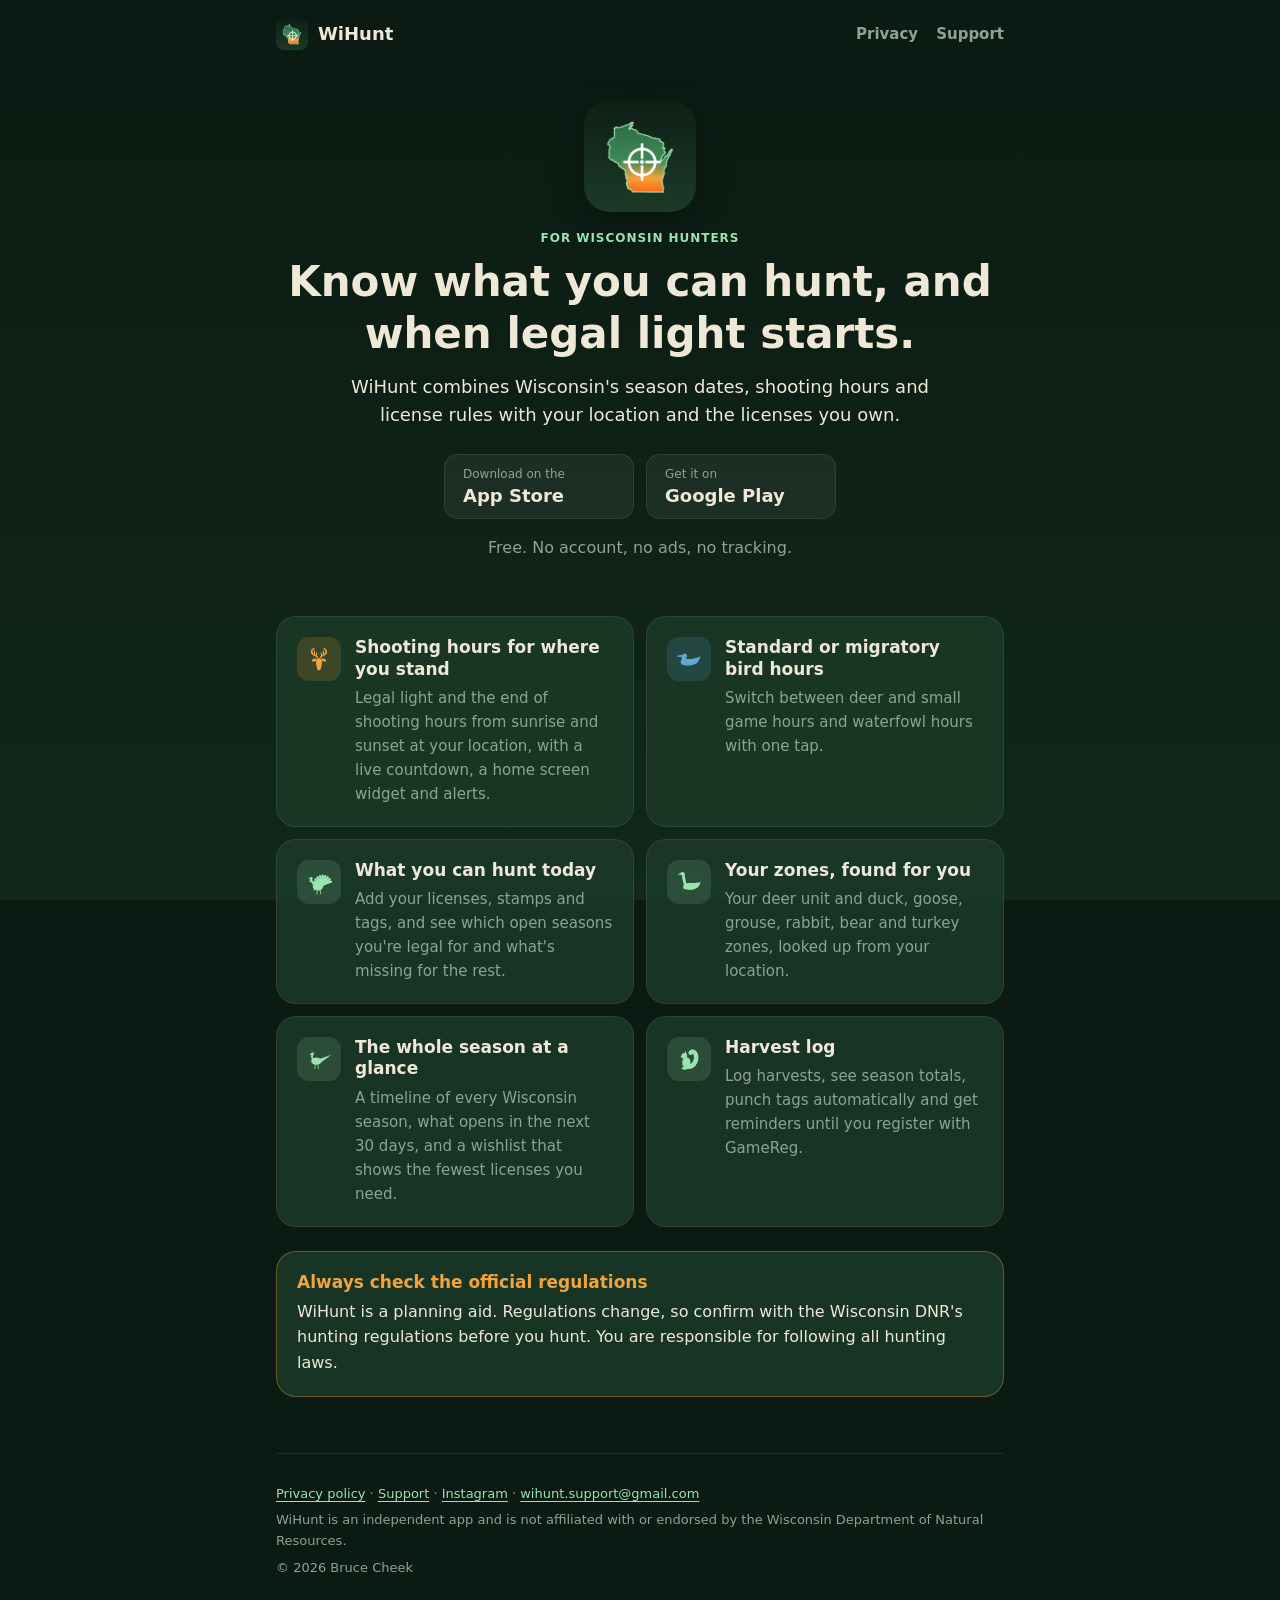
<file: index.html>
<!doctype html>
<html lang="en">
<head>
  <meta charset="utf-8">
  <meta name="viewport" content="width=device-width, initial-scale=1">
  <title>WiHunt — Wisconsin hunting companion</title>
  <meta name="description" content="Legal shooting hours, seasons and what your licenses let you hunt today — built for Wisconsin hunters. Free, no account, no ads.">
  <meta name="theme-color" content="#0b1a12">
  <meta name="apple-itunes-app" content="app-id=6824698880">
  <link rel="canonical" href="https://bcheek.github.io/wihunt-site/">
  <meta property="og:type" content="website">
  <meta property="og:site_name" content="WiHunt">
  <meta property="og:title" content="WiHunt — Wisconsin hunting companion">
  <meta property="og:description" content="Legal shooting hours, seasons and what your licenses let you hunt today — built for Wisconsin hunters. Free, no account, no ads.">
  <meta property="og:url" content="https://bcheek.github.io/wihunt-site/">
  <meta property="og:image" content="https://bcheek.github.io/wihunt-site/assets/icon-512.png">
  <meta name="twitter:card" content="summary">
  <link rel="icon" href="assets/favicon.png">
  <link rel="apple-touch-icon" href="assets/apple-touch-icon.png">
  <link rel="stylesheet" href="style.css">
  <script type="application/ld+json">
  {
    "@context": "https://schema.org",
    "@type": "MobileApplication",
    "name": "WiHunt: Wisconsin Hunting",
    "description": "Legal shooting hours, seasons and what your licenses let you hunt today — built for Wisconsin hunters.",
    "operatingSystem": "iOS 18.0 or later, Android 8.0 or later",
    "applicationCategory": "LifestyleApplication",
    "url": "https://bcheek.github.io/wihunt-site/",
    "downloadUrl": ["https://apps.apple.com/us/app/wihunt-wisconsin-hunting/id6824698880", "https://play.google.com/store/apps/details?id=com.brucecheek.wihunt"],
    "image": "https://bcheek.github.io/wihunt-site/assets/icon-512.png",
    "author": {"@type": "Person", "name": "Bruce Cheek"},
    "sameAs": ["https://www.instagram.com/wihunt.app/"],
    "offers": {"@type": "Offer", "price": "0", "priceCurrency": "USD"}
  }
  </script>
</head>
<body>
  <div class="wrap">
    <header class="site">
      <a class="brand" href="./"><img src="assets/favicon.png" alt="">WiHunt</a>
      <nav><a href="privacy.html">Privacy</a><a href="support.html">Support</a></nav>
    </header>

    <main>
      <section class="hero">
        <img class="icon" src="assets/icon-512.png" alt="WiHunt app icon">
        <p class="eyebrow">For Wisconsin hunters</p>
        <h1>Know what you can hunt, and when legal light starts.</h1>
        <p class="lead">WiHunt combines Wisconsin's season dates, shooting hours and license rules with your location and the licenses you own.</p>
        <div class="stores">
          <!-- Swap the App Store button for Apple's official badge artwork when convenient (Apple's marketing guidelines). -->
          <a class="store" href="https://apps.apple.com/us/app/wihunt-wisconsin-hunting/id6824698880"><small>Download on the</small><strong>App Store</strong></a>
          <a class="store" href="https://play.google.com/store/apps/details?id=com.brucecheek.wihunt"><small>Get it on</small><strong>Google Play</strong></a>
        </div>
        <p class="muted">Free. No account, no ads, no tracking.</p>
      </section>

      <section class="features" aria-label="Features">
        <div class="card feature">
          <span class="glyph g-deer g-dawn" aria-hidden="true"></span>
          <div>
            <h3>Shooting hours for where you stand</h3>
            <p>Legal light and the end of shooting hours from sunrise and sunset at your location, with a live countdown, a home screen widget and alerts.</p>
          </div>
        </div>
        <div class="card feature">
          <span class="glyph g-duck g-water" aria-hidden="true"></span>
          <div>
            <h3>Standard or migratory bird hours</h3>
            <p>Switch between deer and small game hours and waterfowl hours with one tap.</p>
          </div>
        </div>
        <div class="card feature">
          <span class="glyph g-turkey" aria-hidden="true"></span>
          <div>
            <h3>What you can hunt today</h3>
            <p>Add your licenses, stamps and tags, and see which open seasons you're legal for and what's missing for the rest.</p>
          </div>
        </div>
        <div class="card feature">
          <span class="glyph g-goose" aria-hidden="true"></span>
          <div>
            <h3>Your zones, found for you</h3>
            <p>Your deer unit and duck, goose, grouse, rabbit, bear and turkey zones, looked up from your location.</p>
          </div>
        </div>
        <div class="card feature">
          <span class="glyph g-pheasant" aria-hidden="true"></span>
          <div>
            <h3>The whole season at a glance</h3>
            <p>A timeline of every Wisconsin season, what opens in the next 30 days, and a wishlist that shows the fewest licenses you need.</p>
          </div>
        </div>
        <div class="card feature">
          <span class="glyph g-squirrel" aria-hidden="true"></span>
          <div>
            <h3>Harvest log</h3>
            <p>Log harvests, see season totals, punch tags automatically and get reminders until you register with GameReg.</p>
          </div>
        </div>
      </section>

      <section class="card notice">
        <h3>Always check the official regulations</h3>
        <p>WiHunt is a planning aid. Regulations change, so confirm with the Wisconsin DNR's hunting regulations before you hunt. You are responsible for following all hunting laws.</p>
      </section>
    </main>

    <footer class="site">
      <p><a href="privacy.html">Privacy policy</a> · <a href="support.html">Support</a> · <a href="https://www.instagram.com/wihunt.app/">Instagram</a> · <a href="mailto:wihunt.support@gmail.com">wihunt.support@gmail.com</a></p>
      <p>WiHunt is an independent app and is not affiliated with or endorsed by the Wisconsin Department of Natural Resources.</p>
      <p>© 2026 Bruce Cheek</p>
    </footer>
  </div>
</body>
</html>
</file>
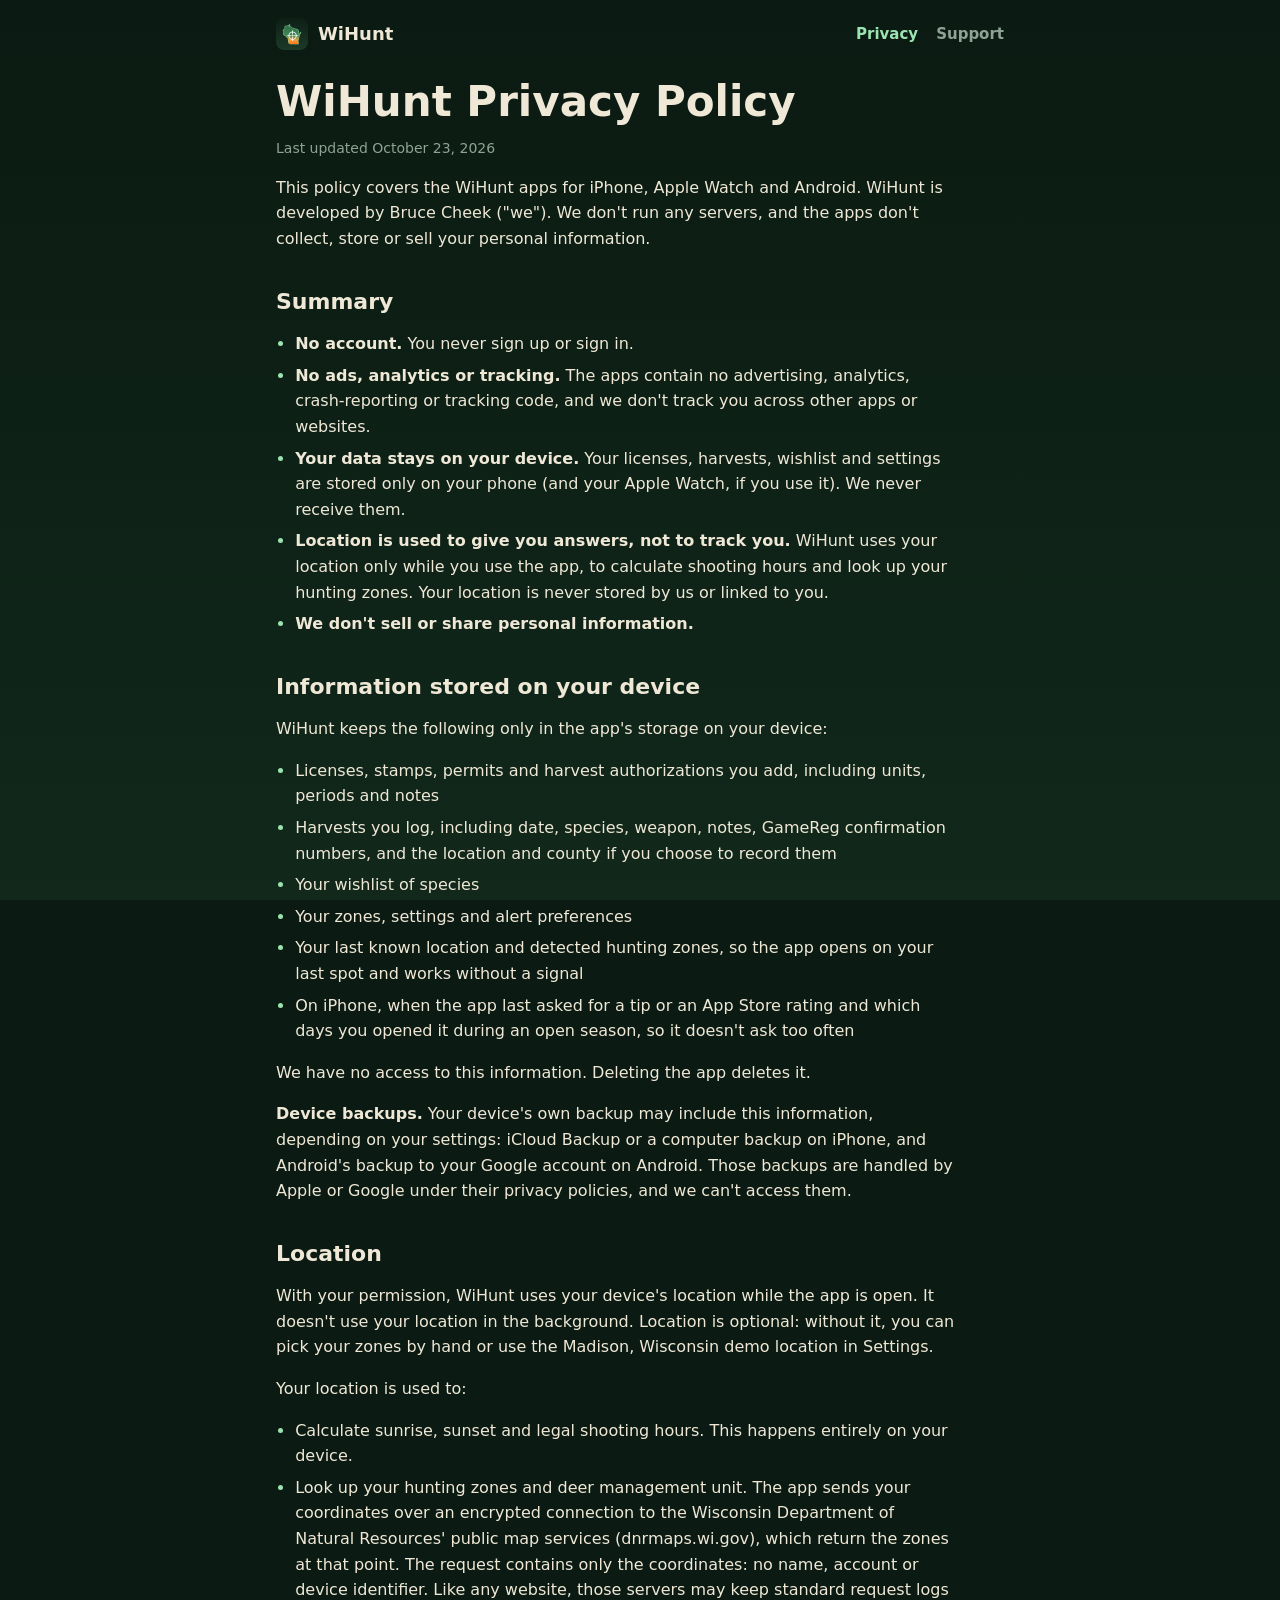
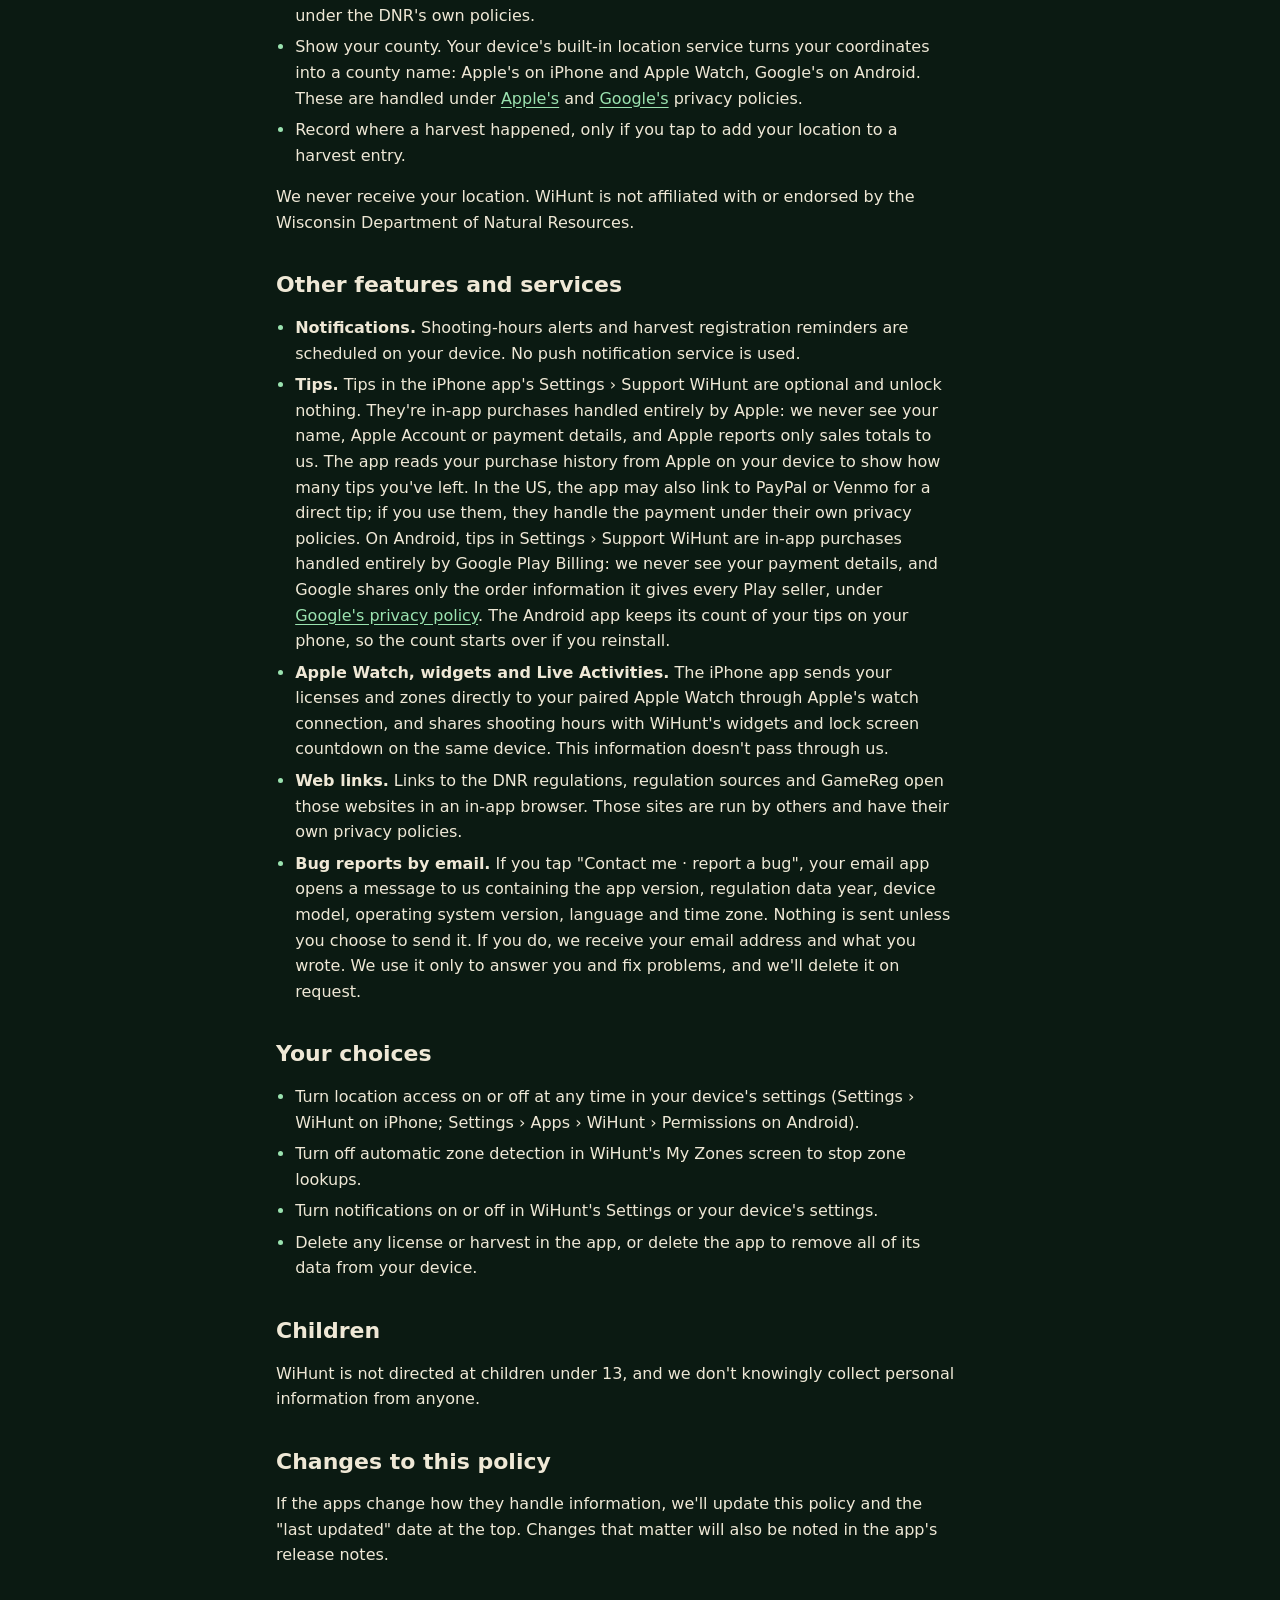
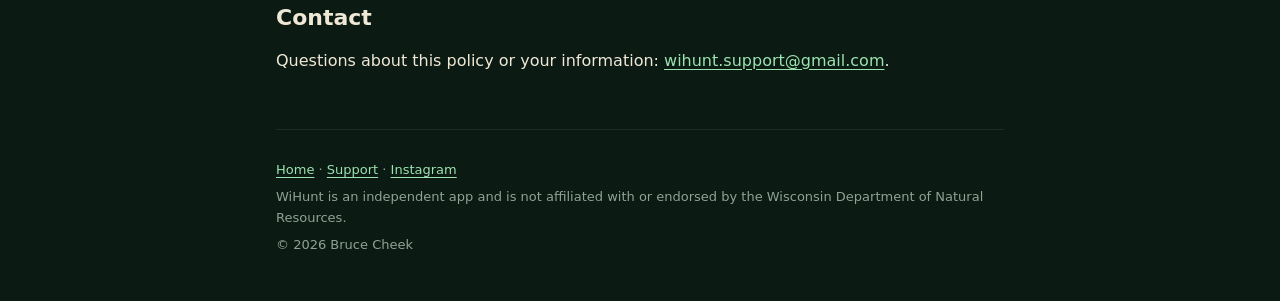
<file: privacy.html>
<!doctype html>
<html lang="en">
<head>
  <meta charset="utf-8">
  <meta name="viewport" content="width=device-width, initial-scale=1">
  <title>Privacy Policy — WiHunt</title>
  <meta name="description" content="How the WiHunt apps for iPhone, Apple Watch and Android handle your information.">
  <meta name="theme-color" content="#0b1a12">
  <link rel="canonical" href="https://bcheek.github.io/wihunt-site/privacy.html">
  <link rel="icon" href="assets/favicon.png">
  <link rel="apple-touch-icon" href="assets/apple-touch-icon.png">
  <link rel="stylesheet" href="style.css">
</head>
<body>
  <div class="wrap">
    <header class="site">
      <a class="brand" href="./"><img src="assets/favicon.png" alt="">WiHunt</a>
      <nav><a href="privacy.html" aria-current="page">Privacy</a><a href="support.html">Support</a></nav>
    </header>

    <main class="prose">
      <h1>WiHunt Privacy Policy</h1>
      <p class="updated">Last updated October 23, 2026</p>

      <p>This policy covers the WiHunt apps for iPhone, Apple Watch and Android. WiHunt is developed by Bruce Cheek ("we"). We don't run any servers, and the apps don't collect, store or sell your personal information.</p>

      <h2>Summary</h2>
      <ul>
        <li><strong>No account.</strong> You never sign up or sign in.</li>
        <li><strong>No ads, analytics or tracking.</strong> The apps contain no advertising, analytics, crash-reporting or tracking code, and we don't track you across other apps or websites.</li>
        <li><strong>Your data stays on your device.</strong> Your licenses, harvests, wishlist and settings are stored only on your phone (and your Apple Watch, if you use it). We never receive them.</li>
        <li><strong>Location is used to give you answers, not to track you.</strong> WiHunt uses your location only while you use the app, to calculate shooting hours and look up your hunting zones. Your location is never stored by us or linked to you.</li>
        <li><strong>We don't sell or share personal information.</strong></li>
      </ul>

      <h2>Information stored on your device</h2>
      <p>WiHunt keeps the following only in the app's storage on your device:</p>
      <ul>
        <li>Licenses, stamps, permits and harvest authorizations you add, including units, periods and notes</li>
        <li>Harvests you log, including date, species, weapon, notes, GameReg confirmation numbers, and the location and county if you choose to record them</li>
        <li>Your wishlist of species</li>
        <li>Your zones, settings and alert preferences</li>
        <li>Your last known location and detected hunting zones, so the app opens on your last spot and works without a signal</li>
        <li>On iPhone, when the app last asked for a tip or an App Store rating and which days you opened it during an open season, so it doesn't ask too often</li>
      </ul>
      <p>We have no access to this information. Deleting the app deletes it.</p>
      <p><strong>Device backups.</strong> Your device's own backup may include this information, depending on your settings: iCloud Backup or a computer backup on iPhone, and Android's backup to your Google account on Android. Those backups are handled by Apple or Google under their privacy policies, and we can't access them.</p>

      <h2>Location</h2>
      <p>With your permission, WiHunt uses your device's location while the app is open. It doesn't use your location in the background. Location is optional: without it, you can pick your zones by hand or use the Madison, Wisconsin demo location in Settings.</p>
      <p>Your location is used to:</p>
      <ul>
        <li>Calculate sunrise, sunset and legal shooting hours. This happens entirely on your device.</li>
        <li>Look up your hunting zones and deer management unit. The app sends your coordinates over an encrypted connection to the Wisconsin Department of Natural Resources' public map services (dnrmaps.wi.gov), which return the zones at that point. The request contains only the coordinates: no name, account or device identifier. Like any website, those servers may keep standard request logs under the DNR's own policies.</li>
        <li>Show your county. Your device's built-in location service turns your coordinates into a county name: Apple's on iPhone and Apple Watch, Google's on Android. These are handled under <a href="https://www.apple.com/legal/privacy/">Apple's</a> and <a href="https://policies.google.com/privacy">Google's</a> privacy policies.</li>
        <li>Record where a harvest happened, only if you tap to add your location to a harvest entry.</li>
      </ul>
      <p>We never receive your location. WiHunt is not affiliated with or endorsed by the Wisconsin Department of Natural Resources.</p>

      <h2>Other features and services</h2>
      <ul>
        <li><strong>Notifications.</strong> Shooting-hours alerts and harvest registration reminders are scheduled on your device. No push notification service is used.</li>
        <li><strong>Tips.</strong> Tips in the iPhone app's Settings › Support WiHunt are optional and unlock nothing. They're in-app purchases handled entirely by Apple: we never see your name, Apple Account or payment details, and Apple reports only sales totals to us. The app reads your purchase history from Apple on your device to show how many tips you've left. In the US, the app may also link to PayPal or Venmo for a direct tip; if you use them, they handle the payment under their own privacy policies. On Android, tips in Settings › Support WiHunt are in-app purchases handled entirely by Google Play Billing: we never see your payment details, and Google shares only the order information it gives every Play seller, under <a href="https://policies.google.com/privacy">Google's privacy policy</a>. The Android app keeps its count of your tips on your phone, so the count starts over if you reinstall.</li>
        <li><strong>Apple Watch, widgets and Live Activities.</strong> The iPhone app sends your licenses and zones directly to your paired Apple Watch through Apple's watch connection, and shares shooting hours with WiHunt's widgets and lock screen countdown on the same device. This information doesn't pass through us.</li>
        <li><strong>Web links.</strong> Links to the DNR regulations, regulation sources and GameReg open those websites in an in-app browser. Those sites are run by others and have their own privacy policies.</li>
        <li><strong>Bug reports by email.</strong> If you tap "Contact me · report a bug", your email app opens a message to us containing the app version, regulation data year, device model, operating system version, language and time zone. Nothing is sent unless you choose to send it. If you do, we receive your email address and what you wrote. We use it only to answer you and fix problems, and we'll delete it on request.</li>
      </ul>

      <h2>Your choices</h2>
      <ul>
        <li>Turn location access on or off at any time in your device's settings (Settings › WiHunt on iPhone; Settings › Apps › WiHunt › Permissions on Android).</li>
        <li>Turn off automatic zone detection in WiHunt's My Zones screen to stop zone lookups.</li>
        <li>Turn notifications on or off in WiHunt's Settings or your device's settings.</li>
        <li>Delete any license or harvest in the app, or delete the app to remove all of its data from your device.</li>
      </ul>

      <h2>Children</h2>
      <p>WiHunt is not directed at children under 13, and we don't knowingly collect personal information from anyone.</p>

      <h2>Changes to this policy</h2>
      <p>If the apps change how they handle information, we'll update this policy and the "last updated" date at the top. Changes that matter will also be noted in the app's release notes.</p>

      <h2>Contact</h2>
      <p>Questions about this policy or your information: <a href="mailto:wihunt.support@gmail.com">wihunt.support@gmail.com</a>.</p>
    </main>

    <footer class="site">
      <p><a href="./">Home</a> · <a href="support.html">Support</a> · <a href="https://www.instagram.com/wihunt.app/">Instagram</a></p>
      <p>WiHunt is an independent app and is not affiliated with or endorsed by the Wisconsin Department of Natural Resources.</p>
      <p>© 2026 Bruce Cheek</p>
    </footer>
  </div>
</body>
</html>
</file>
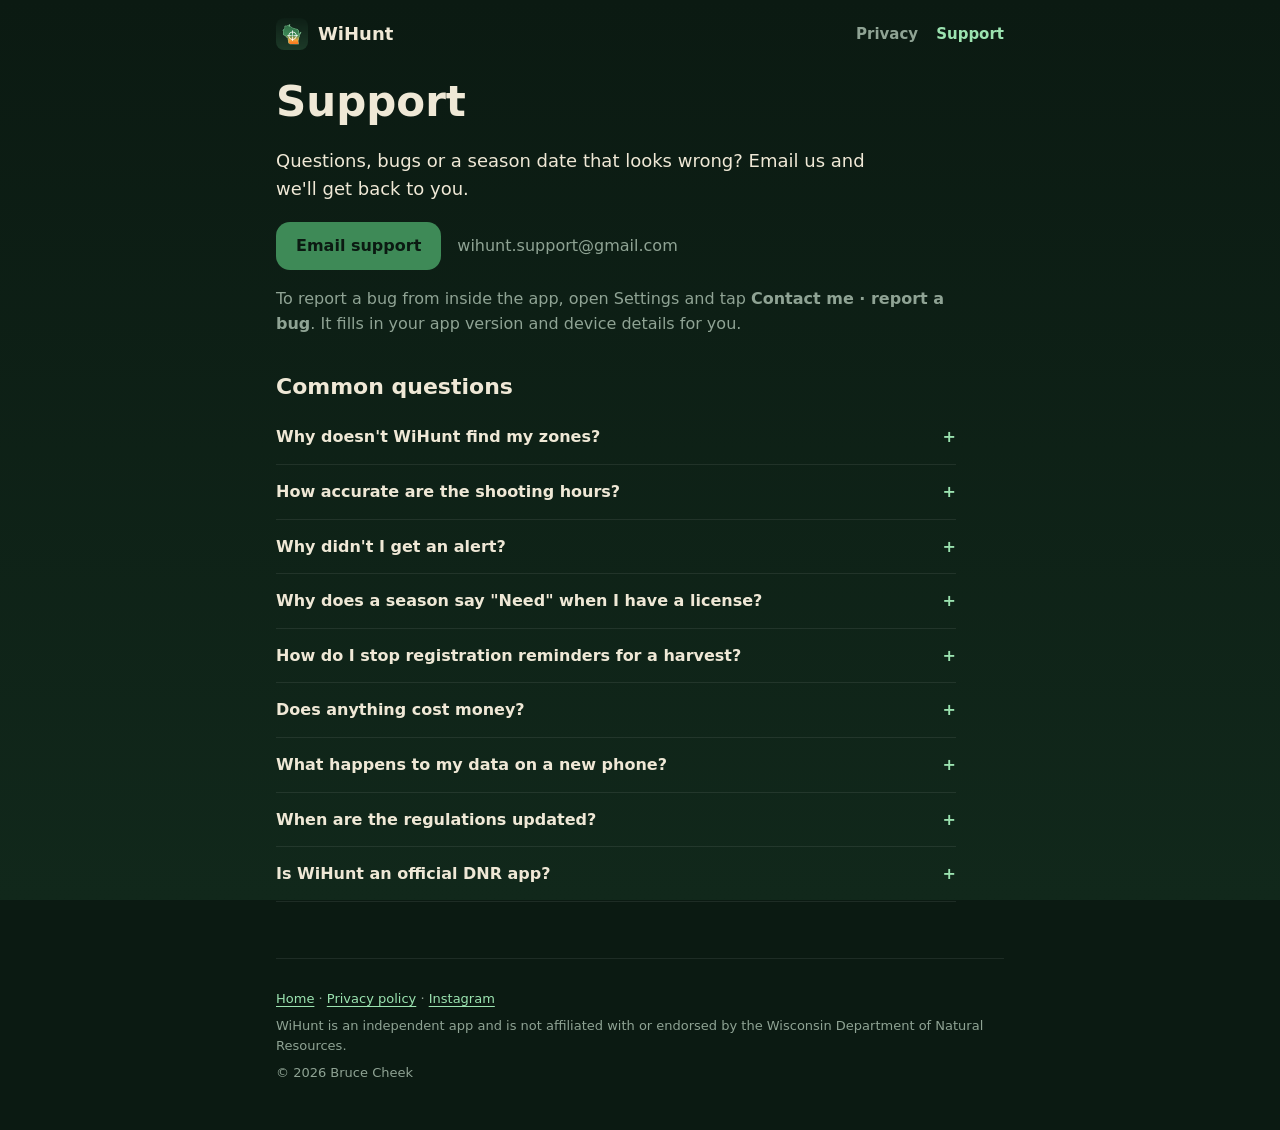
<file: support.html>
<!doctype html>
<html lang="en">
<head>
  <meta charset="utf-8">
  <meta name="viewport" content="width=device-width, initial-scale=1">
  <title>Support — WiHunt</title>
  <meta name="description" content="Get help with WiHunt, report a bug, or read answers to common questions.">
  <meta name="theme-color" content="#0b1a12">
  <meta name="apple-itunes-app" content="app-id=6824698880">
  <link rel="canonical" href="https://bcheek.github.io/wihunt-site/support.html">
  <link rel="icon" href="assets/favicon.png">
  <link rel="apple-touch-icon" href="assets/apple-touch-icon.png">
  <link rel="stylesheet" href="style.css">
</head>
<body>
  <div class="wrap">
    <header class="site">
      <a class="brand" href="./"><img src="assets/favicon.png" alt="">WiHunt</a>
      <nav><a href="privacy.html">Privacy</a><a href="support.html" aria-current="page">Support</a></nav>
    </header>

    <main class="prose">
      <h1>Support</h1>
      <p class="lead">Questions, bugs or a season date that looks wrong? Email us and we'll get back to you.</p>
      <div class="contact">
        <a class="button" href="mailto:wihunt.support@gmail.com?subject=WiHunt%20support">Email support</a>
        <span class="muted">wihunt.support@gmail.com</span>
      </div>
      <p class="muted">To report a bug from inside the app, open Settings and tap <strong>Contact me · report a bug</strong>. It fills in your app version and device details for you.</p>

      <h2>Common questions</h2>

      <details>
        <summary>Why doesn't WiHunt find my zones?</summary>
        <p>Zones and deer units come from the Wisconsin DNR's maps, so they're only found inside Wisconsin, with location access on and a data connection. Outside Wisconsin, turn on <strong>Settings › Demo location · Madison, WI</strong> to try the app, or pick your zones by hand in My Zones.</p>
      </details>

      <details>
        <summary>How accurate are the shooting hours?</summary>
        <p>WiHunt calculates sunrise and sunset for your exact location, typically within a minute of published tables. The DNR's printed shooting-hours tables are the legal reference, so check them when it's close.</p>
      </details>

      <details>
        <summary>Why didn't I get an alert?</summary>
        <p>Check that notifications are allowed for WiHunt and that the alert is on in WiHunt's Settings. Alerts are only scheduled for seasons you're licensed for, so add your licenses first. On Android 14 and later, alerts can arrive a few minutes late unless WiHunt is allowed to set alarms (Settings › Apps › WiHunt › Alarms &amp; reminders).</p>
      </details>

      <details>
        <summary>Why does a season say "Need" when I have a license?</summary>
        <p>Many seasons need more than one item, such as a stamp, a permit or HIP registration as well as the license. Open the season to see exactly what's missing, and tap Add to put it in your wallet. Spring turkey licenses also need their period set.</p>
      </details>

      <details>
        <summary>How do I stop registration reminders for a harvest?</summary>
        <p>Open the harvest and enter your GameReg confirmation number. Reminders stop as soon as it's saved.</p>
      </details>

      <details>
        <summary>Does anything cost money?</summary>
        <p>No. Every feature is free, including the Apple Watch app and the lock-screen countdown. On iPhone and Android you can leave an optional tip in <strong>Settings › Support WiHunt</strong>. Tips unlock nothing; they help cover the yearly regulation update and developer fees. For a refund on iPhone, use <a href="https://reportaproblem.apple.com">Apple's Report a Problem</a>; on Android, follow <a href="https://support.google.com/googleplay/answer/2479637">Google Play's refund steps</a>.</p>
      </details>

      <details>
        <summary>What happens to my data on a new phone?</summary>
        <p>WiHunt has no account, so your data lives only on your device. It moves to a new phone if you restore from your iCloud or Google backup. Otherwise, add your licenses again with the setup checklist.</p>
      </details>

      <details>
        <summary>When are the regulations updated?</summary>
        <p>WiHunt includes one regulation year at a time and is updated each year when the DNR publishes new season dates. If the data runs out before you update, the app shows a banner on the Today screen.</p>
      </details>

      <details>
        <summary>Is WiHunt an official DNR app?</summary>
        <p>No. WiHunt is an independent app and is not affiliated with or endorsed by the Wisconsin Department of Natural Resources. Always confirm with the official DNR regulations before you hunt.</p>
      </details>
    </main>

    <footer class="site">
      <p><a href="./">Home</a> · <a href="privacy.html">Privacy policy</a> · <a href="https://www.instagram.com/wihunt.app/">Instagram</a></p>
      <p>WiHunt is an independent app and is not affiliated with or endorsed by the Wisconsin Department of Natural Resources.</p>
      <p>© 2026 Bruce Cheek</p>
    </footer>
  </div>
</body>
</html>
</file>
<file: style.css>
/* WiHunt site — same palette as the apps (Theme.swift / Theme.kt). */
:root {
  --night: #0b1a12;
  --forest: #11281b;
  --pine: #1c3a28;
  --moss: #2e6b45;
  --leaf: #3e8a57;
  --sage: #9be3b0;
  --dawn: #f2a33a;
  --cream: #efe8d6;
  --stone: #8fa394;
  --water: #5fa8d3;
  --line: rgba(255, 255, 255, 0.08);
  --radius: 20px;
  --rounded: ui-rounded, "SF Pro Rounded", system-ui, -apple-system, "Segoe UI", Roboto, sans-serif;
  color-scheme: dark;
}

* { box-sizing: border-box; }

html { -webkit-text-size-adjust: 100%; }

body {
  margin: 0;
  min-height: 100vh;
  background: linear-gradient(180deg, var(--night), var(--forest)) fixed;
  background-color: var(--night);
  color: var(--cream);
  font: 16px/1.6 system-ui, -apple-system, "Segoe UI", Roboto, sans-serif;
}

a { color: var(--sage); text-underline-offset: 3px; }
a:hover { color: var(--cream); }

.wrap { max-width: 760px; margin: 0 auto; padding: 0 16px; }

/* Header and footer */

header.site {
  display: flex;
  align-items: center;
  justify-content: space-between;
  gap: 12px;
  padding: 18px 0;
}
header.site .brand {
  display: flex;
  align-items: center;
  gap: 10px;
  color: var(--cream);
  text-decoration: none;
  font: 700 18px/1 var(--rounded);
}
header.site .brand img { width: 32px; height: 32px; border-radius: 8px; }
header.site nav { display: flex; gap: 18px; font-weight: 600; font-size: 15px; }
header.site nav a { text-decoration: none; color: var(--stone); }
header.site nav a[aria-current="page"], header.site nav a:hover { color: var(--sage); }

footer.site {
  margin-top: 56px;
  padding: 24px 0 40px;
  border-top: 1px solid var(--line);
  color: var(--stone);
  font-size: 13px;
}
footer.site p { margin: 6px 0; }

/* Cards and type */

.card {
  background: rgba(28, 58, 40, 0.85);
  border: 1px solid var(--line);
  border-radius: var(--radius);
  padding: 20px;
}

h1, h2, h3 { font-family: var(--rounded); line-height: 1.25; }
h1 { font-size: clamp(30px, 6vw, 42px); margin: 8px 0 12px; }
h2 { font-size: 22px; margin: 36px 0 10px; }
h3 { font-size: 17px; margin: 0 0 6px; }

.eyebrow {
  font: 600 12px/1 var(--rounded);
  letter-spacing: 0.08em;
  text-transform: uppercase;
  color: var(--sage);
}
.muted { color: var(--stone); }
.lead { font-size: 18px; color: var(--cream); max-width: 34em; }

/* Landing */

.hero { text-align: center; padding: 32px 0 8px; }
.hero img.icon { width: 112px; height: 112px; border-radius: 26px; box-shadow: 0 8px 32px rgba(0, 0, 0, 0.35); }
.hero .lead { margin: 0 auto; }

.stores { display: flex; flex-wrap: wrap; justify-content: center; gap: 12px; margin: 24px 0 8px; }
.store {
  display: inline-flex;
  flex-direction: column;
  align-items: flex-start;
  min-width: 190px;
  padding: 10px 18px;
  border-radius: 14px;
  background: rgba(255, 255, 255, 0.06);
  border: 1px solid var(--line);
  color: var(--cream);
  text-decoration: none;
}
a.store:hover { border-color: rgba(155, 227, 176, 0.6); background: rgba(155, 227, 176, 0.1); }
.store small { color: var(--stone); font-size: 12px; }
.store strong { font: 700 18px/1.3 var(--rounded); }

.features { display: grid; gap: 12px; margin-top: 32px; }
@media (min-width: 640px) { .features { grid-template-columns: 1fr 1fr; } }
.feature { display: flex; gap: 14px; align-items: flex-start; }
.feature p { margin: 0; color: var(--stone); font-size: 15px; }

.glyph {
  flex: none;
  width: 44px;
  height: 44px;
  border-radius: 12px;
  display: grid;
  place-items: center;
  background: rgba(155, 227, 176, 0.14);
}
.glyph::before {
  content: "";
  width: 26px;
  height: 26px;
  background: var(--sage);
  -webkit-mask: var(--glyph) center / contain no-repeat;
  mask: var(--glyph) center / contain no-repeat;
}
.g-deer { --glyph: url(assets/glyph-deer.svg); }
.g-duck { --glyph: url(assets/glyph-duck.svg); }
.g-turkey { --glyph: url(assets/glyph-turkey.svg); }
.g-squirrel { --glyph: url(assets/glyph-squirrel.svg); }
.g-pheasant { --glyph: url(assets/glyph-pheasant.svg); }
.g-goose { --glyph: url(assets/glyph-goose.svg); }
.g-water { background: rgba(95, 168, 211, 0.16); }
.g-water::before { background: var(--water); }
.g-dawn { background: rgba(242, 163, 58, 0.16); }
.g-dawn::before { background: var(--dawn); }

.notice {
  margin-top: 24px;
  border-color: rgba(242, 163, 58, 0.35);
}
.notice h3 { color: var(--dawn); }
.notice p { margin: 0; }

/* Long-form pages (privacy, support) */

.prose { max-width: 680px; }
.prose ul { padding-left: 1.2em; }
.prose li { margin: 6px 0; }
.prose li::marker { color: var(--sage); }
.prose .updated { color: var(--stone); font-size: 14px; margin-top: -4px; }

.contact { display: flex; flex-wrap: wrap; align-items: center; gap: 12px 16px; margin: 16px 0 8px; }
.button {
  display: inline-block;
  padding: 11px 20px;
  border-radius: 14px;
  background: var(--leaf);
  color: var(--night);
  font-weight: 700;
  text-decoration: none;
}
.button:hover { background: var(--sage); color: var(--night); }

details {
  border-bottom: 1px solid var(--line);
  padding: 14px 0;
}
details summary {
  cursor: pointer;
  font-weight: 600;
  list-style: none;
  display: flex;
  justify-content: space-between;
  gap: 12px;
}
details summary::-webkit-details-marker { display: none; }
details summary::after { content: "+"; color: var(--sage); font-weight: 700; }
details[open] summary::after { content: "–"; }
details p { margin: 10px 0 0; color: var(--stone); }
</file>
